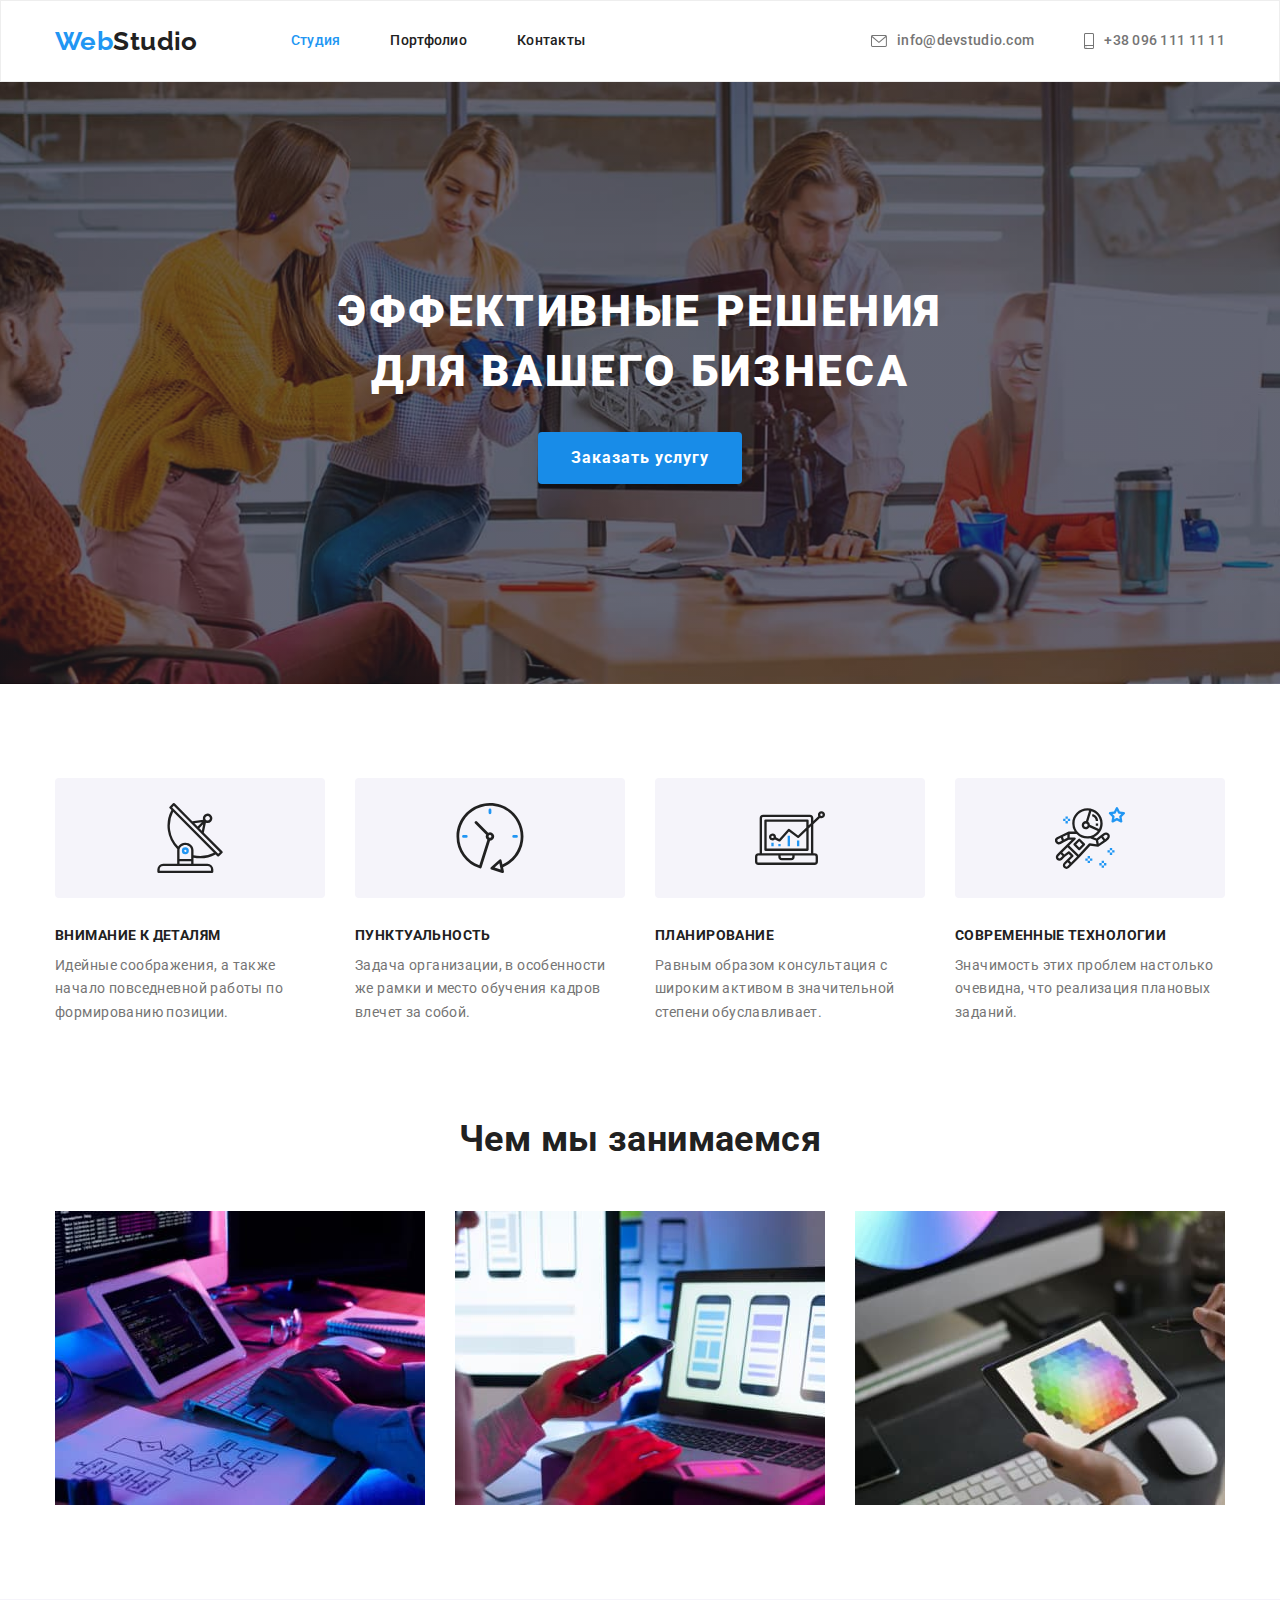
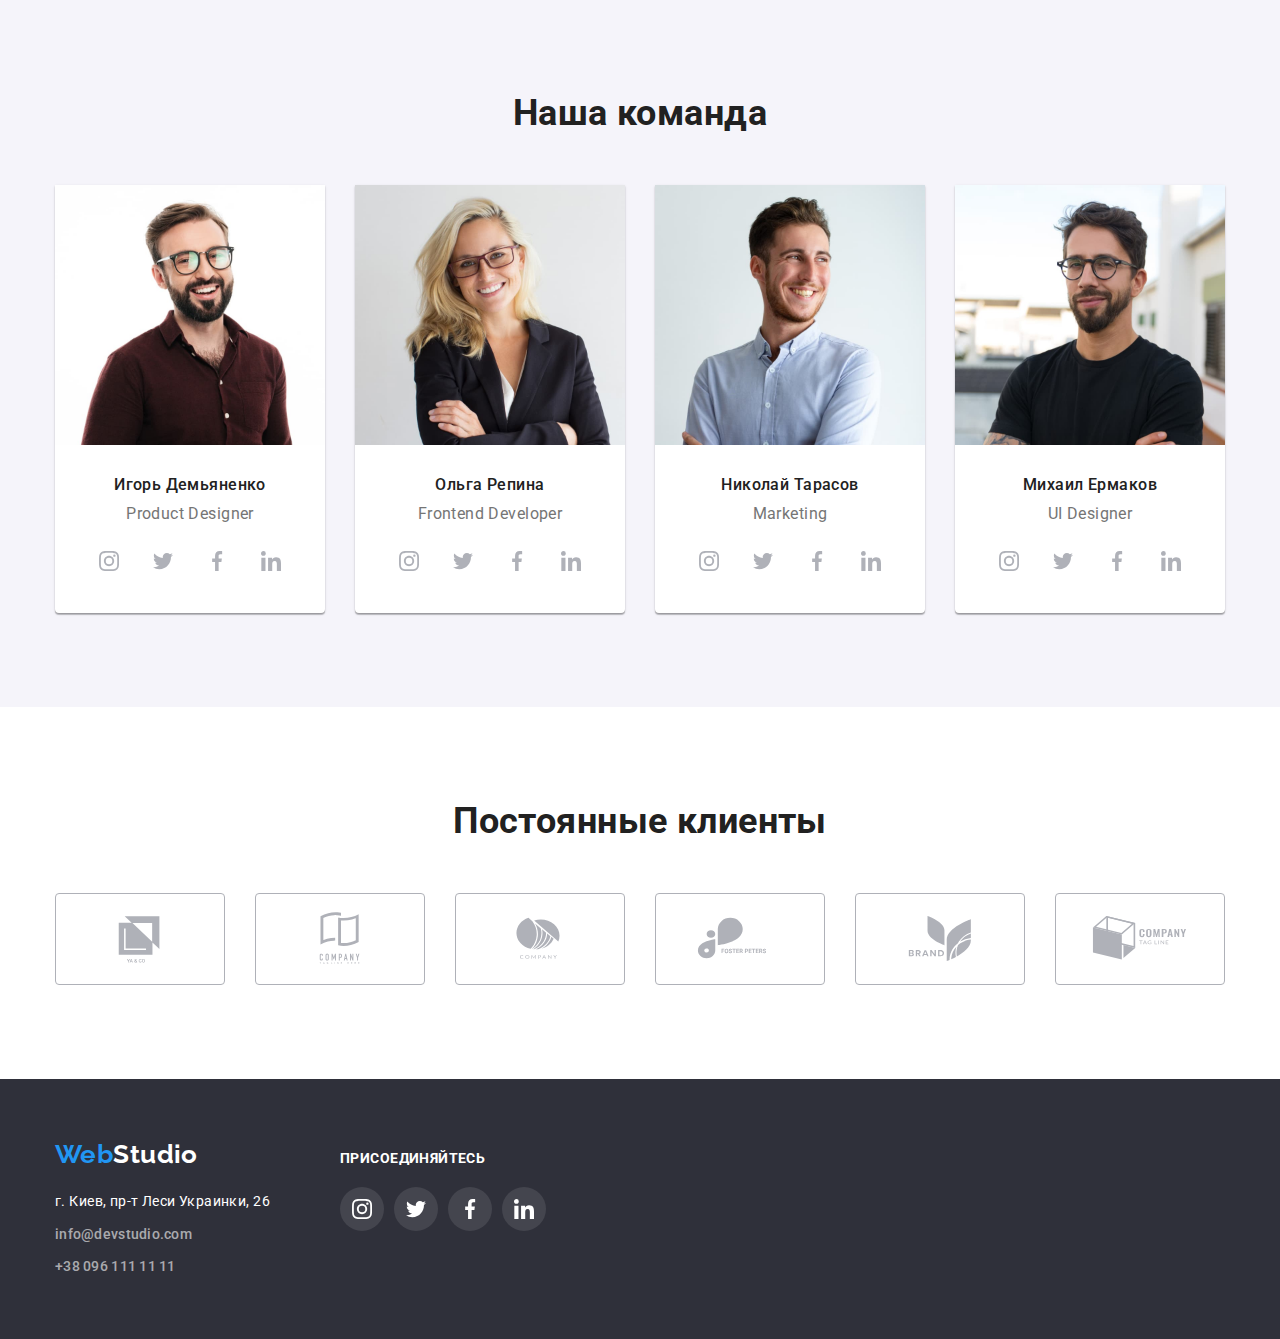
<file: index.html>
<!DOCTYPE html>
<html lang="ru">
  <head>
    <meta charset="UTF-8" />
    <meta http-equiv="X-UA-Compatible" content="IE=edge" />
    <meta name="viewport" content="width=device-width, initial-scale=1.0" />
    <title>WebStudio</title>
    <link
      rel="stylesheet"
      href="https://fonts.googleapis.com/css2?family=Raleway:wght@700&family=Roboto:wght@400;500;700;900&display=swap"
    />
    <link
      rel="stylesheet"
      href="https://cdnjs.cloudflare.com/ajax/libs/modern-normalize/1.1.0/modern-normalize.min.css"
    />

    <link rel="stylesheet" href="./css/styles.css" />
  </head>

  <body>
    <!-- Шапка сайта -->
    <header class="header">
      <div class="container main-container">
        <nav class="main-nav">
          <a class="logo" href="./index.html"><span>Web</span>Studio</a>

          <ul class="site-nav list">
            <li class="item"><a class="link pointer studio" href="./index.html">Студия</a></li>
            <li class="item">
              <a class="link pointer" href="./portfolio.html">Портфолио</a>
            </li>
            <li class="item"><a class="link pointer" href="">Контакты</a></li>
          </ul>
        </nav>

        <ul class="auth-nav list">
          <li class="item">
            <div class="header-icon">
              <a class="link pointer" href="mailto:info@devstudio.com">
                <svg class="icon-header" width="16" height="12">
                  <use href="./images/sprite.svg#icon-envelope"></use>
                </svg>
                info@devstudio.com
              </a>
            </div>
          </li>
          <li class="item">
            <div class="header-icon">
              <a class="link pointer" href="tel:+380961111111">
                <svg class="icon-header phone" width="10" height="16">
                  <use href="./images/sprite.svg#icon-phone"></use>
                </svg>
                +38 096 111 11 11
              </a>
            </div>
          </li>
        </ul>
      </div>
    </header>

    <main>
      <!-- Герой -->
      <section class="hero section">
        <div class="container">
          <h1 class="hero-title">Эффективные решения для вашего бизнеса</h1>
          <button class="button pointer button-order" type="button">Заказать услугу</button>
        </div>
      </section>

      <!-- Особенности нашей работы -->
      <section class="section-features section">
        <div class="container">
          <h2 class="section-title visually-hidden">Особенности нашей работы</h2>
          <ul class="features list list-container">
            <li class="features-container">
              <div class="icon-container">
                <svg class="icon-features" width="70" height="70">
                  <use href="./images/sprite.svg#icon-features-1"></use>
                </svg>
              </div>
              <h3 class="features-title">Внимание к деталям</h3>
              <p class="features-text">
                Идейные соображения, а также начало повседневной работы по формированию позиции.
              </p>
            </li>

            <li class="features-container">
              <div class="icon-container">
                <svg class="icon-features" width="70" height="70">
                  <use href="./images/sprite.svg#icon-features-2"></use>
                </svg>
              </div>
              <h3 class="features-title">Пунктуальность</h3>
              <p class="features-text">
                Задача организации, в особенности же рамки и место обучения кадров влечет за собой.
              </p>
            </li>

            <li class="features-container">
              <div class="icon-container">
                <svg class="icon-features" width="70" height="70">
                  <use href="./images/sprite.svg#icon-features-3"></use>
                </svg>
              </div>
              <h3 class="features-title">Планирование</h3>
              <p class="features-text">
                Равным образом консультация с широким активом в значительной степени обуславливает.
              </p>
            </li>

            <li class="features-container">
              <div class="icon-container">
                <svg class="icon-features" width="70" height="70">
                  <use href="./images/sprite.svg#icon-features-4"></use>
                </svg>
              </div>
              <h3 class="features-title">Современные технологии</h3>
              <p class="features-text">
                Значимость этих проблем настолько очевидна, что реализация плановых заданий.
              </p>
            </li>
          </ul>
        </div>
      </section>

      <!-- Чем мы занимаемся -->
      <section class="section-activity section">
        <div class="container">
          <h2 class="section-title">Чем мы занимаемся</h2>
          <ul class="list activity-list">
            <li class="img-activity">
              <img
                src="./images/about/foto-1.jpg"
                alt="Человек печатает код на ноутбуке"
                width="370"
                height="294"
              />
            </li>
            <li class="img-activity">
              <img
                src="./images/about/foto-2.jpg"
                alt="Человек разрабатывает дизайн для мобильных приложений"
                width="370"
                height="294"
              />
            </li>
            <li class="img-activity">
              <img
                src="./images/about/foto-3.jpg"
                alt="Человек выбирает цвет на палитре"
                width="370"
                height="294"
              />
            </li>
          </ul>
        </div>
      </section>

      <!-- Наша команда -->
      <section class="section-team section">
        <div class="container">
          <h2 class="section-title">Наша команда</h2>
          <ul class="team list list-team">
            <li class="team-card">
              <img
                class="team-img"
                src="./images/team/igor.jpg"
                alt="Игорь Демьяненко"
                width="270"
                height="260"
              />
              <h3 class="team-title">Игорь Демьяненко</h3>
              <p class="team-text" lang="en">Product Designer</p>
              <ul class="list social-list">
                <li class="instagram">
                  <div class="social-links">
                    <a class="team-link" href="" aria-label="instagram">
                      <svg class="icon-social" width="20" height="20">
                        <use href="./images/sprite.svg#icon-instagram"></use>
                      </svg>
                    </a>
                  </div>
                </li>

                <li class="twitter">
                  <div class="social-links">
                    <a class="team-link" href="" aria-label="twitter">
                      <svg class="icon-social" width="20" height="20">
                        <use href="./images/sprite.svg#icon-twitter"></use>
                      </svg>
                    </a>
                  </div>
                </li>
                <li class="facebook">
                  <div class="social-links">
                    <a class="team-link" href="" aria-label="facebook">
                      <svg class="icon-social" width="20" height="20">
                        <use href="./images/sprite.svg#icon-facebook"></use>
                      </svg>
                    </a>
                  </div>
                </li>
                <li class="linkedin">
                  <div class="social-links">
                    <a class="team-link" href="" aria-label="linkedin">
                      <svg class="icon-social" width="20" height="20">
                        <use href="./images/sprite.svg#icon-linkedin"></use>
                      </svg>
                    </a>
                  </div>
                </li>
              </ul>
            </li>

            <li class="team-card">
              <img
                class="team-img"
                src="./images/team/olga.jpg"
                alt="Ольга Репина"
                width="270"
                height="260"
              />
              <h3 class="team-title">Ольга Репина</h3>
              <p class="team-text" lang="en">Frontend Developer</p>
              <ul class="list social-list">
                <li class="instagram">
                  <div class="social-links">
                    <a class="team-link" href="" aria-label="instagram">
                      <svg class="icon-social" width="20" height="20">
                        <use href="./images/sprite.svg#icon-instagram"></use>
                      </svg>
                    </a>
                  </div>
                </li>

                <li class="twitter">
                  <div class="social-links">
                    <a class="team-link" href="" aria-label="twitter">
                      <svg class="icon-social" width="20" height="20">
                        <use href="./images/sprite.svg#icon-twitter"></use>
                      </svg>
                    </a>
                  </div>
                </li>
                <li class="facebook">
                  <div class="social-links">
                    <a class="team-link" href="" aria-label="facebook">
                      <svg class="icon-social" width="20" height="20">
                        <use href="./images/sprite.svg#icon-facebook"></use>
                      </svg>
                    </a>
                  </div>
                </li>
                <li class="linkedin">
                  <div class="social-links">
                    <a class="team-link" href="" aria-label="linkedin">
                      <svg class="icon-social" width="20" height="20">
                        <use href="./images/sprite.svg#icon-linkedin"></use>
                      </svg>
                    </a>
                  </div>
                </li>
              </ul>
            </li>

            <li class="team-card">
              <img
                class="team-img"
                src="./images/team/nikolay.jpg"
                alt="Ольга Репина"
                width="270"
                height="260"
              />
              <h3 class="team-title">Николай Тарасов</h3>
              <p class="team-text" lang="en">Marketing</p>
              <ul class="list social-list">
                <li class="instagram">
                  <div class="social-links">
                    <a class="team-link" href="" aria-label="instagram">
                      <svg class="icon-social" width="20" height="20">
                        <use href="./images/sprite.svg#icon-instagram"></use>
                      </svg>
                    </a>
                  </div>
                </li>

                <li class="twitter">
                  <div class="social-links">
                    <a class="team-link" href="" aria-label="twitter">
                      <svg class="icon-social" width="20" height="20">
                        <use href="./images/sprite.svg#icon-twitter"></use>
                      </svg>
                    </a>
                  </div>
                </li>
                <li class="facebook">
                  <div class="social-links">
                    <a class="team-link" href="" aria-label="facebook">
                      <svg class="icon-social" width="20" height="20">
                        <use href="./images/sprite.svg#icon-facebook"></use>
                      </svg>
                    </a>
                  </div>
                </li>
                <li class="linkedin">
                  <div class="social-links">
                    <a class="team-link" href="" aria-label="linkedin">
                      <svg class="icon-social" width="20" height="20">
                        <use href="./images/sprite.svg#icon-linkedin"></use>
                      </svg>
                    </a>
                  </div>
                </li>
              </ul>
            </li>

            <li class="team-card">
              <img
                class="team-img"
                src="./images/team/mihail.jpg"
                alt="Ольга Репина"
                width="270"
                height="260"
              />
              <h3 class="team-title">Михаил Ермаков</h3>
              <p class="team-text" lang="en">UI Designer</p>
              <ul class="list social-list">
                <li class="instagram">
                  <div class="social-links">
                    <a class="team-link" href="" aria-label="instagram">
                      <svg class="icon-social" width="20" height="20">
                        <use href="./images/sprite.svg#icon-instagram"></use>
                      </svg>
                    </a>
                  </div>
                </li>

                <li class="twitter">
                  <div class="social-links">
                    <a class="team-link" href="" aria-label="twitter">
                      <svg class="icon-social" width="20" height="20">
                        <use href="./images/sprite.svg#icon-twitter"></use>
                      </svg>
                    </a>
                  </div>
                </li>
                <li class="facebook">
                  <div class="social-links">
                    <a class="team-link" href="" aria-label="facebook">
                      <svg class="icon-social" width="20" height="20">
                        <use href="./images/sprite.svg#icon-facebook"></use>
                      </svg>
                    </a>
                  </div>
                </li>
                <li class="linkedin">
                  <div class="social-links">
                    <a class="team-link" href="" aria-label="linkedin">
                      <svg class="icon-social" width="20" height="20">
                        <use href="./images/sprite.svg#icon-linkedin"></use>
                      </svg>
                    </a>
                  </div>
                </li>
              </ul>
            </li>
          </ul>
        </div>
      </section>

      <!-- Section regular customers -->
      <section class="section-customers section">
        <div class="container">
          <h2 class="section-title">Постоянные клиенты</h2>
          <ul class="list customers-all">
            <li class="customers customers-block">
              <a class="customers-link" href="">
                <svg class="icon-customers" width="106" height="60">
                  <use href="./images/sprite.svg#icon-customers-1"></use>
                </svg>
              </a>
            </li>

            <li class="customers customers-block">
              <a class="customers-link" href="">
                <svg class="icon-customers" width="106" height="60">
                  <use href="./images/sprite.svg#icon-customers-2"></use>
                </svg>
              </a>
            </li>

            <li class="customers customers-block">
              <a class="customers-link" href="">
                <svg class="icon-customers" width="106" height="60">
                  <use href="./images/sprite.svg#icon-customers-3"></use>
                </svg>
              </a>
            </li>

            <li class="customers customers-block">
              <a class="customers-link" href="">
                <svg class="icon-customers" width="106" height="60">
                  <use href="./images/sprite.svg#icon-customers-4"></use>
                </svg>
              </a>
            </li>

            <li class="customers customers-block">
              <a class="customers-link" href="">
                <svg class="icon-customers" width="106" height="60">
                  <use href="./images/sprite.svg#icon-customers-5"></use>
                </svg>
              </a>
            </li>

            <li class="customers customers-block">
              <a class="customers-link" href="">
                <svg class="icon-customers" width="106" height="60">
                  <use href="./images/sprite.svg#icon-customers-6"></use>
                </svg>
              </a>
            </li>
          </ul>
        </div>
      </section>
    </main>

    <!-- Футер -->
    <footer class="footer">
      <div class="container">
        <div class="contacts-footer">
          <div class="contacts">
            <a class="logo footer" href="./index.html"><span>Web</span>Studio</a>
            <address>
              <ul class="list">
                <li class="list-item">
                  <a
                    class="link pointer footer-adress"
                    href="https://goo.gl/maps/1aV7GLh5moSTKQaL6"
                    target="_blank"
                    rel="noopener noreferrer"
                    >г. Киев, пр-т Леси Украинки, 26</a
                  >
                </li>
                <li class="auth-nav list-item">
                  <a class="link pointer footer-mail" href="mailto:info@devstudio.com"
                    >info@devstudio.com</a
                  >
                </li>
                <li class="auth-nav list-item">
                  <a class="link pointer footer-tel" href="tel:+380961111111">+38 096 111 11 11</a>
                </li>
              </ul>
            </address>
          </div>
          <div class="social">
            <h3 class="footer-title">присоединяйтесь</h3>
            <ul class="list footer-all-icons">
              <li class="footer-icon">
                <div class="footer-block">
                  <a class="footer-link" aria-label="instagram" href="">
                    <svg class="icon-footer" width="20" height="20">
                      <use href="./images/sprite.svg#icon-instagram2"></use>
                    </svg>
                  </a>
                </div>
              </li>

              <li class="footer-icon">
                <div class="footer-block">
                  <a class="footer-link" aria-label="instagram" href="">
                    <svg class="icon-footer" width="20" height="20">
                      <use href="./images/sprite.svg#icon-twitter2"></use>
                    </svg>
                  </a>
                </div>
              </li>

              <li class="footer-icon">
                <div class="footer-block">
                  <a class="footer-link" aria-label="facebook" href="">
                    <svg class="icon-footer" width="20" height="20">
                      <use href="./images/sprite.svg#icon-facebook2"></use>
                    </svg>
                  </a>
                </div>
              </li>

              <li class="footer-icon">
                <div class="footer-block">
                  <a class="footer-link" aria-label="linkedin" href="">
                    <svg class="icon-footer" width="20" height="20">
                      <use href="./images/sprite.svg#icon-linkedin2"></use>
                    </svg>
                  </a>
                </div>
              </li>
            </ul>
          </div>
        </div>
      </div>
    </footer>
  </body>
</html>
</file>
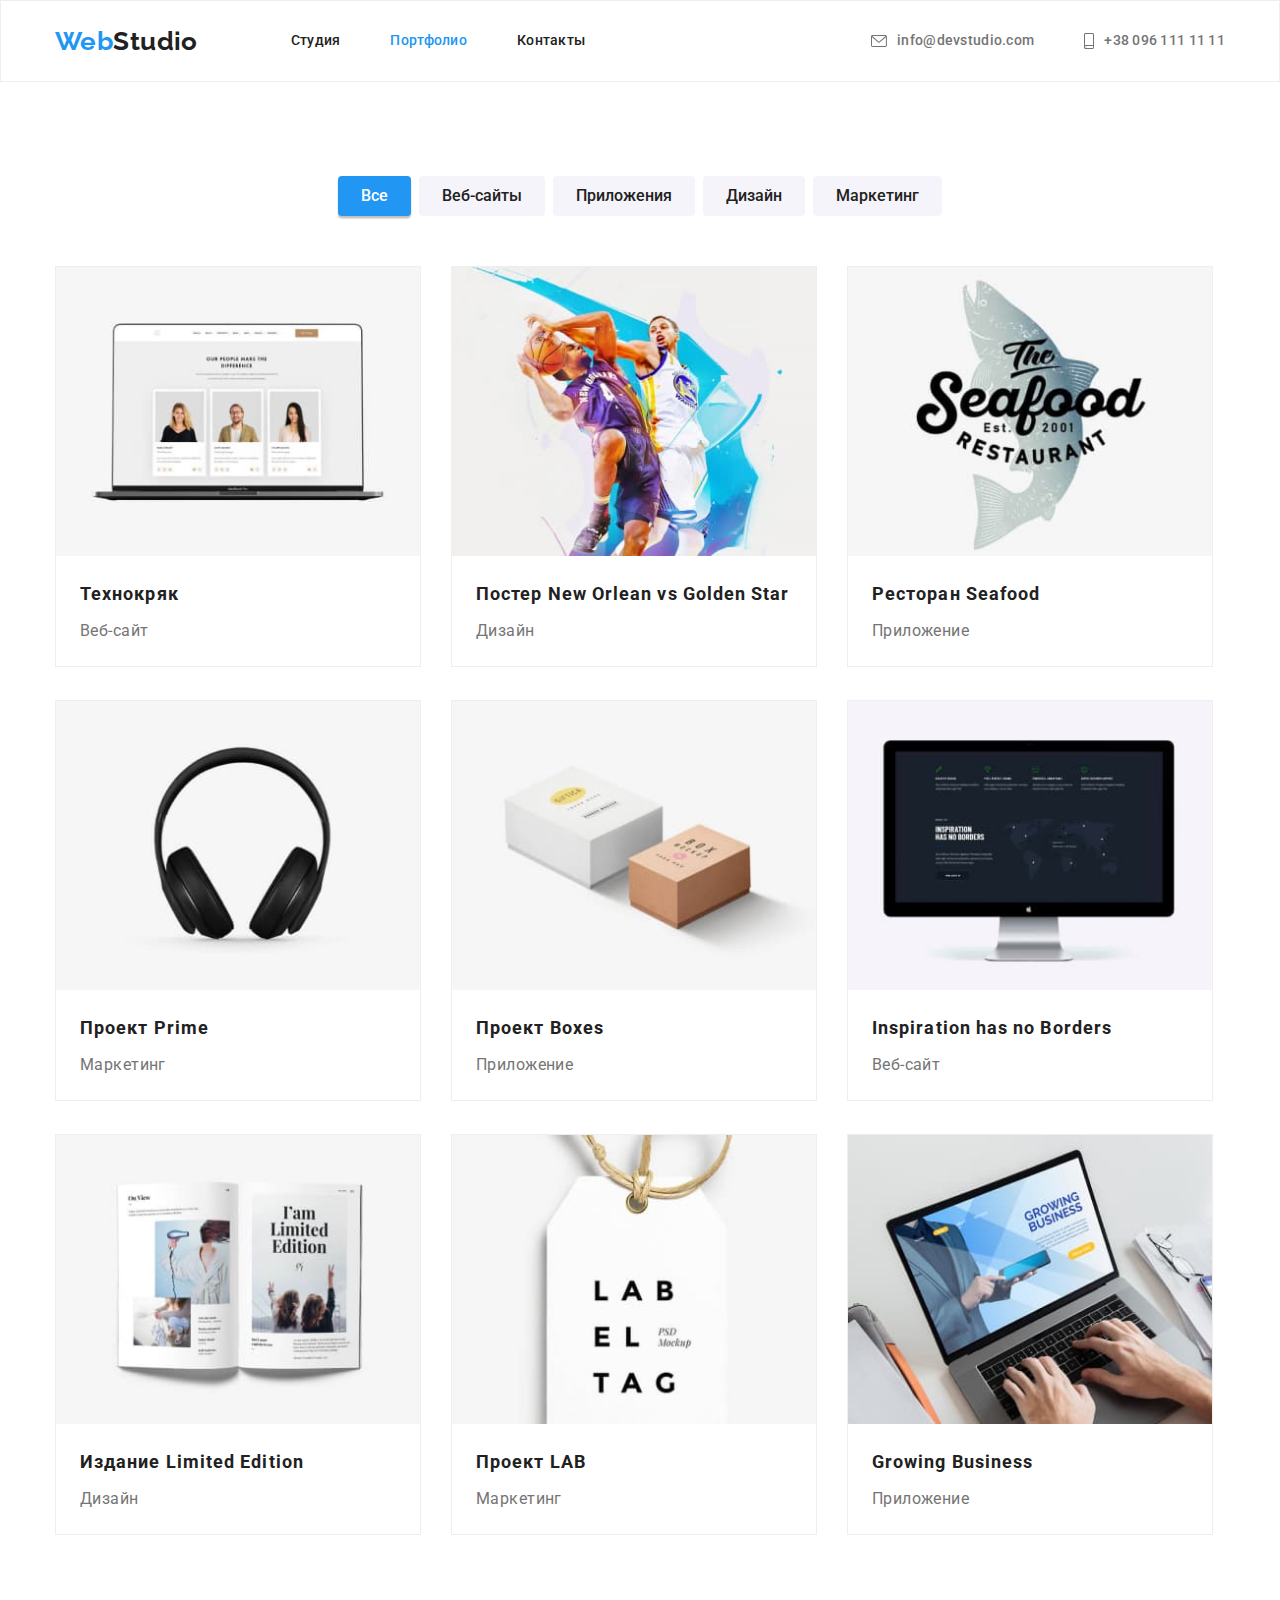
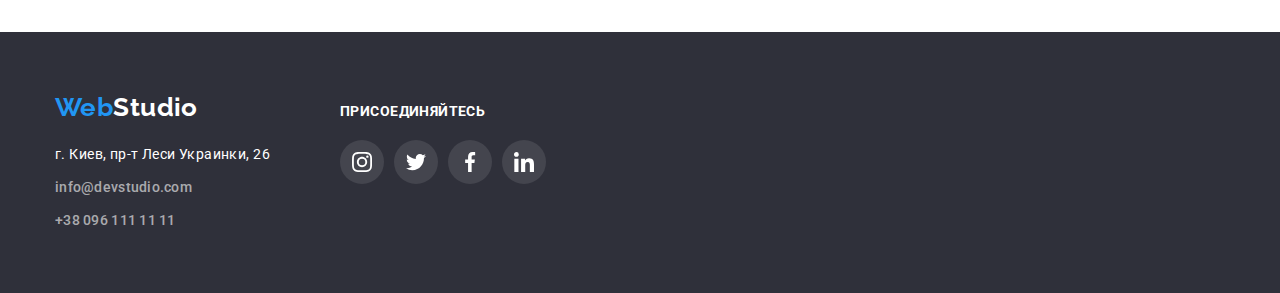
<file: portfolio.html>
<!DOCTYPE html>
<html lang="ru">
  <head>
    <meta charset="UTF-8" />
    <meta http-equiv="X-UA-Compatible" content="IE=edge" />
    <meta name="viewport" content="width=device-width, initial-scale=1.0" />
    <title>Portfolio</title>

    <link
      rel="stylesheet"
      href="https://fonts.googleapis.com/css2?family=Raleway:wght@700&family=Roboto:wght@400;500;700;900&display=swap"
    />
    <link
      rel="stylesheet"
      href="https://cdnjs.cloudflare.com/ajax/libs/modern-normalize/1.1.0/modern-normalize.min.css"
    />
    <link rel="stylesheet" href="./css/styles.css" />
  </head>

  <body>
    <!-- Шапка сайта -->
    <header class="header">
      <div class="container main-container">
        <nav class="main-nav">
          <a class="logo" href="./index.html"><span>Web</span>Studio</a>

          <ul class="site-nav list">
            <li class="item"><a class="link pointer" href="./index.html">Студия</a></li>
            <li class="item">
              <a class="link pointer portfolio" href="./portfolio.html">Портфолио</a>
            </li>
            <li class="item"><a class="link pointer" href="">Контакты</a></li>
          </ul>
        </nav>

        <ul class="auth-nav list">
          <li class="item">
            <div class="header-icon">
              <a class="link pointer" href="mailto:info@devstudio.com">
                <svg class="icon-header" width="16" height="12">
                  <use href="./images/sprite.svg#icon-envelope"></use>
                </svg>
                info@devstudio.com
              </a>
            </div>
          </li>
          <li class="item">
            <div class="header-icon">
              <a class="link pointer" href="tel:+380961111111">
                <svg class="icon-header phone" width="10" height="16">
                  <use href="./images/sprite.svg#icon-phone"></use>
                </svg>
                +38 096 111 11 11
              </a>
            </div>
          </li>
        </ul>
      </div>
    </header>

    <main>
      <!-- Секция примеры работ -->
      <section class="section-works section">
        <div class="container">
          <h1 class="works visually-hidden">Примеры работ</h1>
          <ul class="portfolio list portfolio-nav">
            <li class="btn-container">
              <button class="button pointer all" type="button">Все</button>
            </li>
            <li class="btn-container">
              <button class="button pointer" type="button">Веб-сайты</button>
            </li>
            <li class="btn-container">
              <button class="button pointer" type="button">Приложения</button>
            </li>
            <li class="btn-container">
              <button class="button pointer" type="button">Дизайн</button>
            </li>
            <li class="btn-container">
              <button class="button pointer" type="button">Маркетинг</button>
            </li>
          </ul>

          <ul class="list works-list">
            <!-- Пример №1 -->
            <li class="flex-element">
              <a class="works-link" href="">
                <img
                  class="works-img"
                  src="./images/portfolio/work-1.jpg"
                  alt="Пример работы №1"
                  width="370"
                  height="294"
                />
                <h2 class="works-title">Технокряк</h2>
                <p class="works-text">Веб-сайт</p>
              </a>
            </li>
            <!-- Пример №2 -->
            <li class="flex-element">
              <a class="works-link" href="">
                <img
                  class="works-img"
                  src="./images/portfolio/work-2.jpg"
                  alt="Пример работы №2"
                  width="370"
                  height="294"
                />
                <h2 class="works-title">Постер New Orlean vs Golden Star</h2>
                <p class="works-text">Дизайн</p>
              </a>
            </li>
            <!-- Пример №3 -->
            <li class="flex-element">
              <a class="works-link" href="">
                <img
                  class="works-img"
                  src="./images/portfolio/work-3.jpg"
                  alt="Пример работы №3"
                  width="370"
                  height="294"
                />
                <h2 class="works-title">Ресторан Seafood</h2>
                <p class="works-text">Приложение</p>
              </a>
            </li>
            <!-- Пример №4 -->
            <li class="flex-element">
              <a class="works-link" href="">
                <img
                  class="works-img"
                  src="./images/portfolio/work-4.jpg"
                  alt="Пример работы №4"
                  width="370"
                  height="294"
                />
                <h2 class="works-title">Проект Prime</h2>
                <p class="works-text">Маркетинг</p>
              </a>
            </li>
            <!-- Пример №5 -->
            <li class="flex-element">
              <a class="works-link" href="">
                <img
                  class="works-img"
                  src="./images/portfolio/work-5.jpg"
                  alt="Пример работы №5"
                  width="370"
                  height="294"
                />
                <h2 class="works-title">Проект Boxes</h2>
                <p class="works-text">Приложение</p>
              </a>
            </li>
            <!-- Пример №6-->
            <li class="flex-element">
              <a class="works-link" href="">
                <img
                  class="works-img"
                  src="./images/portfolio/work-6.jpg"
                  alt="Пример работы №6"
                  width="370"
                  height="294"
                />
                <h2 class="works-title">Inspiration has no Borders</h2>
                <p class="works-text">Веб-сайт</p>
              </a>
            </li>
            <!-- Пример №7 -->
            <li class="flex-element">
              <a class="works-link" href="">
                <img
                  class="works-img"
                  src="./images/portfolio/work-7.jpg"
                  alt="Пример работы №7"
                  width="370"
                  height="294"
                />
                <h2 class="works-title">Издание Limited Edition</h2>
                <p class="works-text">Дизайн</p>
              </a>
            </li>
            <!-- Пример №8 -->
            <li class="flex-element">
              <a class="works-link" href="">
                <img
                  class="works-img"
                  src="./images/portfolio/work-8.jpg"
                  alt="Пример работы №8"
                  width="370"
                  height="294"
                />
                <h2 class="works-title">Проект LAB</h2>
                <p class="works-text">Маркетинг</p>
              </a>
            </li>
            <!-- Пример №9 -->
            <li class="flex-element">
              <a class="works-link" href="">
                <img
                  class="works-img"
                  src="./images/portfolio/work-9.jpg"
                  alt="Пример работы №9"
                  width="370"
                  height="294"
                />
                <h2 class="works-title">Growing Business</h2>
                <p class="works-text">Приложение</p>
              </a>
            </li>
          </ul>
        </div>
      </section>
    </main>
    <!-- Футер -->
    <footer class="footer">
      <div class="container">
        <div class="contacts-footer">
          <div class="contacts">
            <a class="logo footer" href="./index.html"><span>Web</span>Studio</a>
            <address>
              <ul class="list">
                <li class="list-item">
                  <a
                    class="link pointer footer-adress"
                    href="https://goo.gl/maps/1aV7GLh5moSTKQaL6"
                    target="_blank"
                    rel="noopener noreferrer"
                    >г. Киев, пр-т Леси Украинки, 26</a
                  >
                </li>
                <li class="auth-nav list-item">
                  <a class="link pointer footer-mail" href="mailto:info@devstudio.com"
                    >info@devstudio.com</a
                  >
                </li>
                <li class="auth-nav list-item">
                  <a class="link pointer footer-tel" href="tel:+380961111111">+38 096 111 11 11</a>
                </li>
              </ul>
            </address>
          </div>
          <div class="social">
            <h3 class="footer-title">присоединяйтесь</h3>
            <ul class="list footer-all-icons">
              <li class="footer-icon">
                <div class="footer-block">
                  <a class="footer-link" aria-label="instagram" href="">
                    <svg class="icon-footer" width="20" height="20">
                      <use href="./images/sprite.svg#icon-instagram2"></use>
                    </svg>
                  </a>
                </div>
              </li>

              <li class="footer-icon">
                <div class="footer-block">
                  <a class="footer-link" aria-label="instagram" href="">
                    <svg class="icon-footer" width="20" height="20">
                      <use href="./images/sprite.svg#icon-twitter2"></use>
                    </svg>
                  </a>
                </div>
              </li>

              <li class="footer-icon">
                <div class="footer-block">
                  <a class="footer-link" aria-label="facebook" href="">
                    <svg class="icon-footer" width="20" height="20">
                      <use href="./images/sprite.svg#icon-facebook2"></use>
                    </svg>
                  </a>
                </div>
              </li>

              <li class="footer-icon">
                <div class="footer-block">
                  <a class="footer-link" aria-label="linkedin" href="">
                    <svg class="icon-footer" width="20" height="20">
                      <use href="./images/sprite.svg#icon-linkedin2"></use>
                    </svg>
                  </a>
                </div>
              </li>
            </ul>
          </div>
        </div>
      </div>
    </footer>
  </body>
</html>
</file>
<file: css/styles.css>
/* Reset */
html {
    box-sizing: border-box;
}

*,
*::after,
*::before {
    box-sizing: inherit;
}

/* Стили для обнуления верхних отступов у элементов */
h1,
h2,
h3,
h4,
h5,
h6,
p {
    margin-top: 0;
}

/* Класс для обнуления базовых свойств у списков (ul) */
.list {
    list-style: none;
    padding-left: 0;
    margin: 0;
}

/* Класс для обнуления базовых свойств у ссылок */
.link {
    text-decoration: none;
    color: inherit;
}

/* Свойства для корректного отображения картинок */
img {
    display: block;
    max-width: 100%;
    height: auto;
}

/* Свойства для обнуления курсива у address */

address {
    font-style: inherit;
}


:root {
    --brand-color: #2196F3;
    --background-color: #ffffff;
    --text-color: #212121;
    --paragraph-color: #757575;
}

body {
    color: var(--text-color);
    background-color: var(--background-color);
    font-family: Roboto, sans-serif;
    font-size: 14px;
    letter-spacing: 0.03em;
}

.visually-hidden {
  position: absolute;
  width: 1px;
  height: 1px;
  margin: -1px;
  border: 0;
  padding: 0;
  
  white-space: nowrap;
  clip-path: inset(100%);
  clip: rect(0 0 0 0);
  overflow: hidden;
}

.container {
    margin-left: auto;
    margin-right: auto;
    width: 1200px;    
    padding-left: 15px;
    padding-right: 15px;
}

/* Navigation */
.link,
.logo {
    text-decoration: none;
}

.logo > span {
    color: var(--brand-color)
}

.logo {
    color: var(--text-color);

    font-family: Raleway, sans-serif;
    font-weight: 700;
    font-size: 26px;
    line-height: 1.19;
}

.main-nav .logo {
    margin-right: 93px;
}

.site-nav,
.auth-nav {
    display: flex;
}

.auth-nav {
    margin-left: auto;
}

.site-nav .item,
.auth-nav .item {
    margin-right: 50px;
}

.site-nav .item:last-child,
.auth-nav .item:last-child {
    margin-right: 0;
}

.main-nav,
.main-container {
    display: flex;
    align-items: center;
}

.header {
    border: 1px solid #EEEEEE;
}


.site-nav .link,
.auth-nav .link {
    color: var(--text-color);

    font-weight: 500;
    line-height: 1.14;
    letter-spacing: 0.02em;
}

.site-nav .link,
.auth-nav .link {
    display: block;
    padding-top: 32px;
    padding-bottom: 32px;
}

.auth-nav .link {
    color: var(--paragraph-color);
}

.site-nav .studio {
    color: var(--brand-color)
}

.site-nav .link:hover,
.site-nav .link:focus,
.auth-nav .link:hover,
.auth-nav .link:focus {
    color: var(--brand-color)
}

.header-icon {
    display: flex;
    align-items: center;
    cursor: pointer;
    color: var(--paragraph-color);
}

.icon-header {
    margin-right: 10px;
    fill: currentColor;
}

.icon-header:focus,
.icon-header:hover {
    fill: var(--brand-color);
}

.link.pointer {
    display: flex;
    align-items: center;
}

/* Section Hero */
.section {
    padding-top: 94px;
    padding-bottom: 94px;
}

.hero {
    color: var(--background-color);
    background-color: #2F303A;
    text-align: center;
    padding: 200px 0;

    background-image: linear-gradient(
        to right,
        rgba(47, 48, 58, 0.4),
        rgba(47, 48, 58, 0.4)),
    url('../images/hero/people.jpg');
    max-width: 1600px;
    margin-left: auto;
    margin-right: auto;
    background-position: center;
    background-repeat: no-repeat;
    background-size: cover;
}

.hero-title {
    padding-bottom: 0;
    width: 693px;
    margin-left: auto;
    margin-right: auto;
    margin-top: 0;
    margin-bottom: 30px;

    font-weight: 900;
    font-size: 44px;
    line-height: 1.36;
    letter-spacing: 0.06em;
    text-transform: uppercase;
}

.hero .button:hover,
.hero .button:focus {
    background-color: var(--brand-color);
}

.button-order {
    font-family: inherit;
    font-weight: 700;
    font-size: 16px;
    line-height: 1.87;
    display: flex;
    align-items: center;
    text-align: center;
    letter-spacing: 0.06em;
    color: var(--background-color);
    background-color: #188CE8;

    box-shadow: 0px 4px 4px rgba(0, 0, 0, 0.15);
    border-radius: 4px;

    padding: 10px 32px;
    display: inline-block;
    border: 1px solid transparent;
}


.button:focus,
.button:hover {
    cursor: pointer;
}

/* Section features*/

.features.list {
    display: flex;
    justify-content: center;
}

.features-container {
    margin-right: 30px;
    width: calc((100% - 90px) / 4);
    width: 270px;
}


.icon-container {
    height: 120px;
    border-radius: 4px;
    margin-bottom: 30px;
    display: flex;
    align-items: center;
    justify-content: center;
    background-color: #F5F4FA;
}


.features-container:nth-child(4n) {
    margin-right: 0;
}


.section-title {
    color: var(--text-color);
    font-weight: 700;
    font-size: 36px;
    line-height: 1.16;
    text-align: center;

    margin-top: 0;
    margin-bottom: 50px;
}

.features-title {
    font-size: 14px;
    font-weight: 700;
    line-height: 1.14;
    text-transform: uppercase;

    margin-top: 0;
    margin-bottom: 10px;
}

.features-text {
    color: var(--paragraph-color);
    line-height: 1.71;

    margin-top: 0;
    margin-bottom: 0;
}


/* Section activity */
.section-activity {
    padding-top: 0;
    padding-bottom: 94px;
}

.activity-list {
    display: flex;
    flex-wrap: wrap;
}

.img-activity {
    margin-right: 30px;
    width: calc((100% - 60px) / 3);
}

.img-activity:nth-child(3n) {
    margin-right: 0;
}

/* Section Team */
.section-team {
    background-color: #F5F4FA;
}

.list-team {
    display: flex;
    flex-wrap: wrap;
}

.team-card {
    margin-right: 30px;
    width: calc((100% - 90px) / 4);
    box-shadow: 0px 1px 3px rgba(0, 0, 0, 0.12), 0px 1px 1px rgba(0, 0, 0, 0.14), 0px 2px 1px rgba(0, 0, 0, 0.2);
    border-radius: 0px 0px 4px 4px;
    background: #FFFFFF;
}

.team-card:nth-child(4n) {
    margin-right: 0;
}

.team-text {
    color: var(--paragraph-color);
    font-size: 16px;
    line-height: 1.19;
    text-align: center;

    margin-top: 0;
    margin-bottom: 16px;
}

.team-title {
    font-weight: 500;
    font-size: 16px;
    line-height: 1.19;
    text-align: center;

    margin-top: 0;
    margin-bottom: 10px;
}

.team-img {
    padding-bottom: 30px;
}

.social-list {
    display: flex;
    align-items: center;
    padding-bottom: 30px;
    justify-content: center;
}

.social-list>li:not(:last-child) {
    margin-right: 10px;
}

.team-link {
    display: flex;
    background-color: #ffffff;
    border-radius: 50%;
    width: 44px;
    height: 44px;
    cursor: pointer;
    align-items: center;
    justify-content: center;
    color: #AFB1B8;
}

.icon-social {
    fill: currentColor;
}

.team-link:hover,
.team-link:focus {
    background-color: var(--brand-color);
    color: #ffffff;
}

/* Section customers */
.customers-all {
    display: flex;
    align-items: center;
    justify-content: space-between;
}

.customers-block {
    margin-right: 30px;
    color: #AFB1B8;
}

.customers-link {
    color: currentColor;
    width: 170px;
    height: 92px;
    border: 1px solid #AFB1B8;
    border-radius: 4px;
    display: flex;
    align-items: center;
    justify-content: center;
    cursor: pointer;
}

.icon-customers {
    fill: currentColor;
}

.customers-link:hover,
.customers-link:focus {
    border: 1px solid var(--brand-color);
    color: var(--brand-color);
}

.customers-block:last-child {
    margin-right: 0;
}


/* Footer */
.footer {
    padding: 60px 0;
    background-color: #2F303A;
}

.list .footer-adress,
.list .footer-mail,
.list .footer-tel {
    font-style: normal;
    line-height: 1.71;
    display: inline-block;
    margin-bottom: 9px;
}

.logo.footer {
    color: var(--background-color);
    display: inline-block;
    padding: 0;
    margin-bottom: 20px;
}

.footer-adress {
    color: var(--background-color);
}

.list-item:not(:last-child) {
    margin-bottom: 9px;
}

.list-item .link {
    margin-bottom: 0;
}

.list-item .link {
    padding: 0;
}

.auth-nav .footer-tel,
.auth-nav .footer-mail {
    color: rgba(255, 255, 255, 0.6);
}

.footer-title {
    font-size: 14px;
    font-weight: 700;
    line-height: 1.14;
    text-transform: uppercase;
    color: #FFFFFF;
    margin-bottom: 20px;
}

.footer-all-icons {
    display: flex;
    align-items: center;
    justify-content: center;
}

.footer-link {
    background-color: rgba(255, 255, 255, 0.1);
    border-radius: 50%;
    width: 44px;
    height: 44px;
    display: inline-flex;
    justify-content: center;
    cursor: pointer;
    align-items: center;
}

.footer-icon:not(:last-child) {
    margin-right: 10px;
}

.footer-link:hover,
.footer-link:focus {
    background-color: var(--brand-color);
}

.icon-footer {
    fill: #ffffff;
}


.icon-footer:focus,
.icon-footer:hover {
    background-color: var(--brand-color);
}

.contacts-footer {
    display: flex;
    align-items:baseline;
}

.contacts {
    margin-right: 70px;
}


/* PORTFOLIO */
.site-nav .portfolio {
    color: var(--brand-color);
}

.portfolio .button {
    font-family: inherit;
    font-weight: 500;
     font-size: 16px;
    line-height: 1.62;
    text-align: center;
    color: var(--text-color);
    background-color: #F5F4FA;

    display: inline-block;
    border-radius: 4px;
    padding: 6px 22px;
    border: 1px solid transparent;
}

.portfolio .button:hover,
.portfolio .button:focus {
    background-color: var(--brand-color);
    color: var(--background-color);
    box-shadow: 0px 3px 1px rgba(0, 0, 0, 0.1), 0px 1px 2px rgba(0, 0, 0, 0.08), 0px 2px 2px rgba(0, 0, 0, 0.12);
}

.portfolio .all {
    color: var(--background-color);
    background-color: var(--brand-color);

    box-shadow: 0px 3px 1px rgba(0, 0, 0, 0.1), 0px 1px 2px rgba(0, 0, 0, 0.08), 0px 2px 2px rgba(0, 0, 0, 0.12);
    border-radius: 4px;
}

.portfolio-nav {
    display: flex;
    margin-bottom: 50px;
    justify-content: center;
}

.btn-container {
    margin-right: 8px;
}

.btn-container:last-child {
    margin-right: 0;
}



/* Section porfolio works */
.works-list {
    display: flex;
    flex-wrap: wrap;
}

.flex-element {
    width: calc((100% - 60px - 12px) / 3);
    height: 404px;
    margin-bottom: 30px;
    margin-right: 30px;
}

.works-link {
    text-decoration: none;
    display: block;
    border: 1px solid #EEEEEE;
}

.works-link:hover,
.works-link:focus {
    box-shadow: 0px 1px 1px rgba(0, 0, 0, 0.12), 0px 4px 4px rgba(0, 0, 0, 0.06), 1px 4px 6px rgba(0, 0, 0, 0.16);
}

.flex-element:nth-child(3n) {
    margin-right: 0;
}

.flex-element:nth-last-child(-n+3) {
    margin-bottom: 0;
} 

.works-img {
    margin-bottom: 20px;
}

.works-title {
    color: var(--text-color);
    font-weight: 700;
    font-size: 18px;
    line-height: 2.0;
    letter-spacing: 0.06em;

    margin-top: 0;
    margin-bottom: 4px;
    margin-left: 24px;
}

.works-text {
    color: var(--paragraph-color);
    font-size: 16px;
    line-height: 1.88;

    margin-top: 0;
    margin-bottom: 20px;
    margin-left: 24px;
}
</file>
